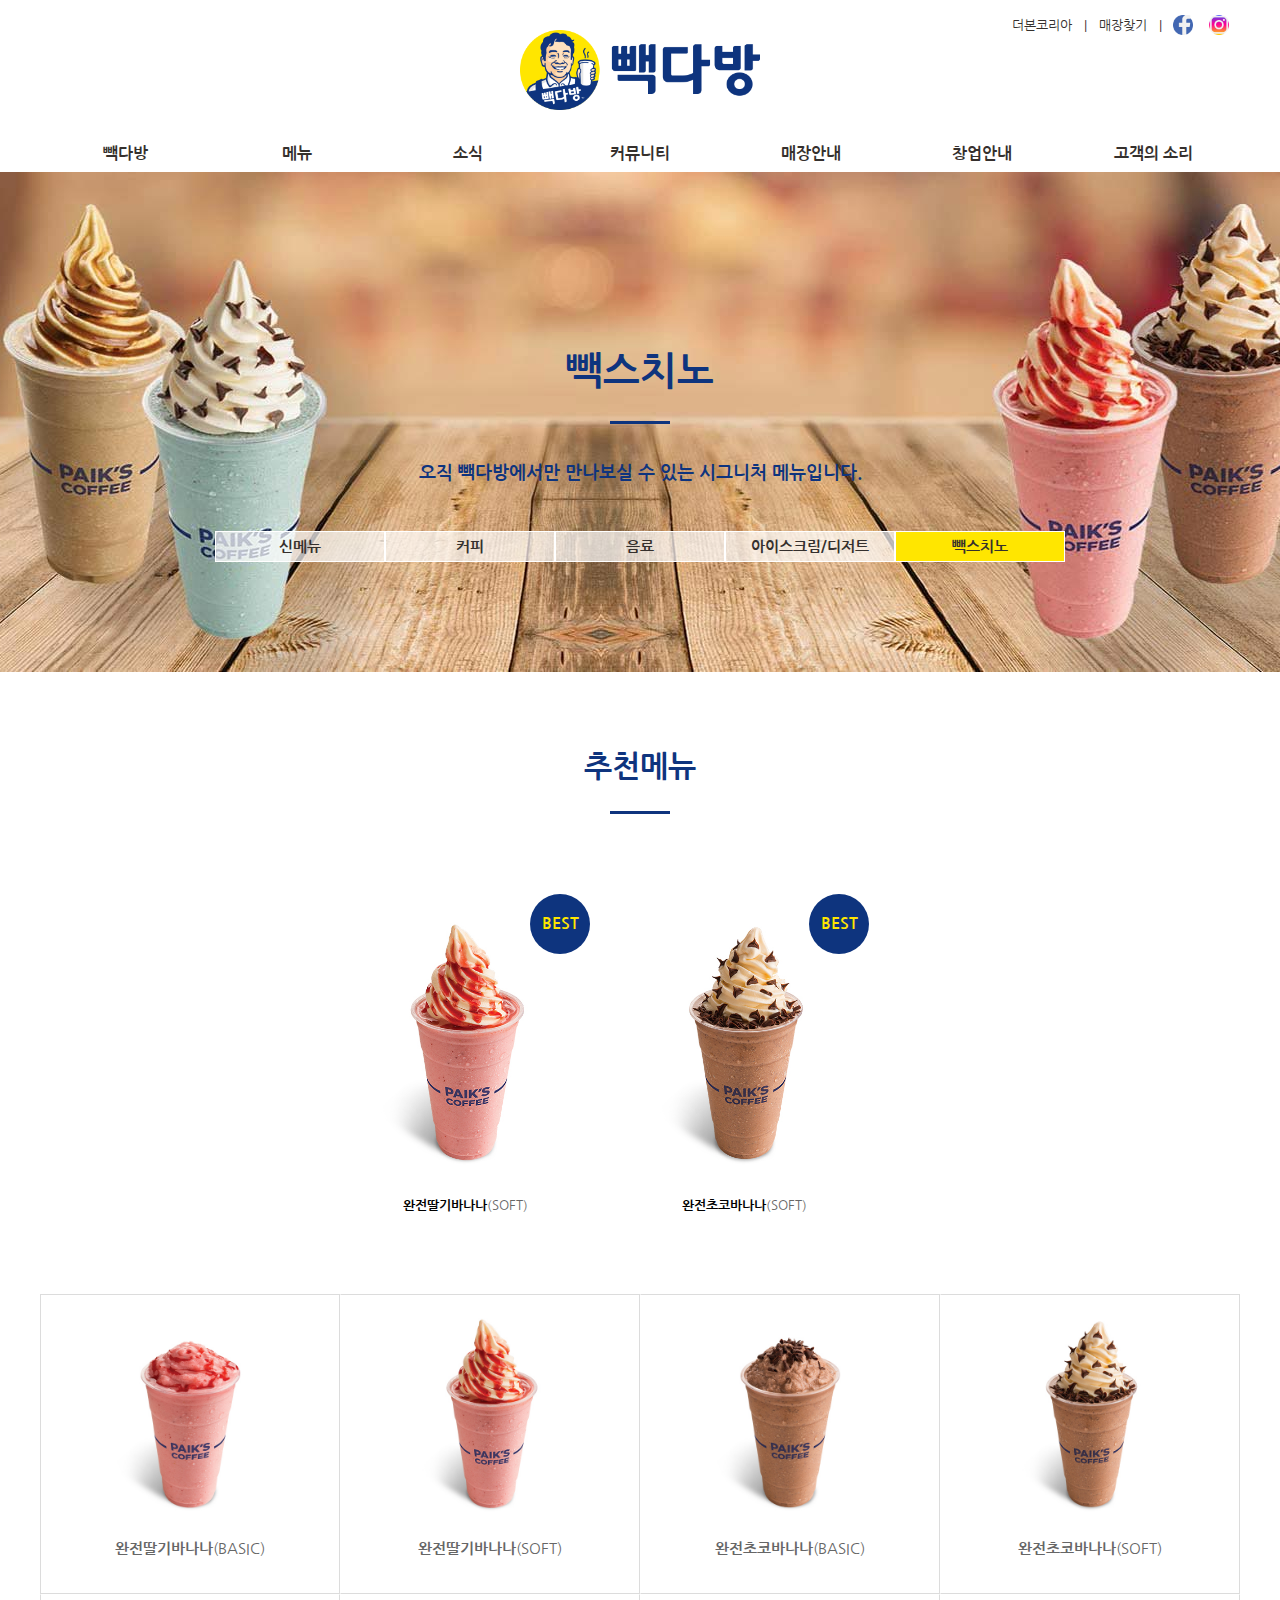
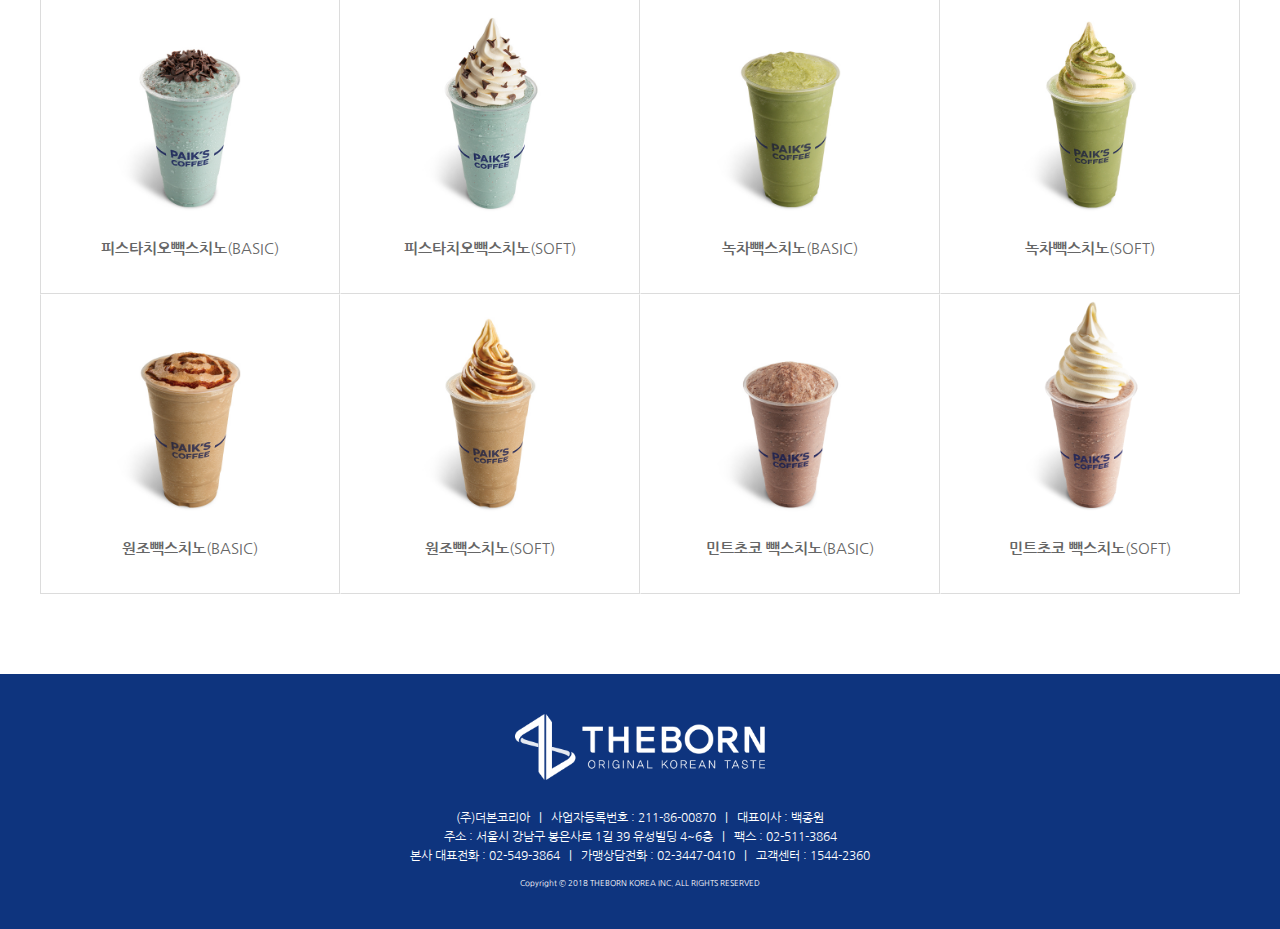
<file: page2-5.html>
<!DOCTYPE html>
<html lang="ko">
<head>
    <meta charset="UTF-8">
    <meta name="viewport" content="width=device-width, initial-scale=1.0">
    <meta http-equiv="X-UA-Compatible" content="ie=edge">
    <title>제품 소개 &lt;빽다방&gt;</title>
    <!-- 구글 폰트 -->
    <link href="https://fonts.googleapis.com/css?family=Nanum+Gothic&display=swap" rel="stylesheet">
    <!-- css -->
    <link rel="stylesheet" href="css/style-1.css">
    <!-- 제이쿼리 -->
    <script src="js/jquery-3.4.1.min.js"></script>
    <!-- 사용자 자바스크립트 -->
    <script src="js/main.js"></script>
    <!-- 슬라이더 -->
    <link rel="stylesheet" href="css/slider-1.css">
    <script src="js/slider-1.js"></script>
</head>
<body>
    <header id="main_header">
        <h1>
            <a href="./index.html">
                <img src="images/logo.png" alt="더카페">
            </a>
        </h1>
        <nav id="sub_menu">
            <ul>
                <li><a href="http://www.theborn.co.kr/">더본코리아 &nbsp; | &nbsp;</a></li>
                <li><a href="#">매장찾기&nbsp;&nbsp; | &nbsp;</a></li>
            </ul>
            <ul>
                <li><a href="https://www.facebook.com/ipaikscoffee"><img src="images/icon1.png" alt="아이콘1">&nbsp;&nbsp;&nbsp;</a></li>
                <li><a href="https://www.instagram.com/paikscoffee_official/"><img src="images/icon2.png" alt="아이콘2"></a></li>
            </ul>
        </nav>
        <nav id="main_gnb">
            <ul class="depth1">
                <li class="hover"><a href="page1-1.html">빽다방</a>
                    <ul class="depth2">
                        <li><a href="page1-1.html">CEO 인사말</a></li>
                        <li><a href="page1-1.html">빽다방 소개</a></li>
                        <li><a href="page1-1.html">커피 이야기</a></li>
                    </ul>
                </li>
                <li class="hover"><a href="page2-5.html">메뉴</a>
                    <ul class="depth2">
                        <li><a href="page2-5.html">신메뉴</a></li>
                        <li><a href="page2-5.html">커피</a></li>
                        <li><a href="page2-5.html">음료</a></li>
                        <li><a href="page2-5.html">아이스크림/디저트</a></li>
                        <li><a href="page2-5.html">빽스치노</a></li>
                    </ul>
                </li>
                <li class="hover"><a href="#">소식</a>
                    <ul class="depth2">
                        <li><a href="#">소식</a></li>
                        <li><a href="#">이벤트</a></li>
                        <li><a href="#">당첨자발표</a></li>
                        <li><a href="#">친절 우수매장</a></li>
                    </ul>
                </li>
                <li class="hover"><a href="#">커뮤니티</a>
                    <ul class="depth2">
                        <li><a href="#">커피 클래스</a></li>
                        <li><a href="#">서포터즈</a></li>
                    </ul>
                </li>
                <li class="hover"><a href="page5-1.html">매장안내</a>
                    <ul class="depth2">
                        <li><a href="page5-1.html">매장찾기</a></li>
                    </ul>
                </li>
                <li class="hover"><a href="#">창업안내</a>
                    <ul class="depth2">
                        <li><a href="#">가맹정보 및 절차</a></li>
                    </ul>
                </li>
                <li><a href="#">고객의 소리</a>
                    <ul class="depth2"></ul>
                </li>
            </ul> <!-- end depth1 -->
        </nav>
    </header>
    
    <section id="sub_title">
        <div class="txt">
            <h1>빽스치노</h1>
            <div class="line"></div>
            <p>오직 빽다방에서만 만나보실 수 있는 시그니처 메뉴입니다.</p>
        </div>
        <ul class="page_tab">
            <li><a href="#">신메뉴</a></li>
            <li><a href="#">커피</a></li>
            <li><a href="#">음료</a></li>
            <li><a href="#">아이스크림/디저트</a></li>
            <li><a href="#">빽스치노</a></li>
        </ul>
    </section>

    <section id="product">
        <h1>추천메뉴</h1>
        <div class="line"></div>
        <ul class="best_menu">
            <li class="slider1 show">
                <img src="images/best1.jpg" alt="베스트메뉴1">
                <span class="best">BEST</span>
                <p class="best_title"><span class="bold">완전딸기바나나</span>(SOFT)</p>
            </li>
            <li class="slider1">
                <img src="images/best2.jpg" alt="베스트메뉴2">
                <span class="best">BEST</span>
                <p class="best_title"><span class="bold">피스타치오빽스치노</span>(SOFT)</p>
            </li>
            <li class="slider2 show">
                <img src="images/best3.jpg" alt="베스트메뉴3">
                <span class="best">BEST</span>
                <p class="best_title"><span class="bold">완전초코바나나</span>(SOFT)</p>
            </li>
            <li class="slider2">
                <img src="images/best4.jpg" alt="베스트메뉴4">
                <span class="best">BEST</span>
                <p class="best_title"><span class="bold">원조백스치노</span>(SOFT)</p>
            </li>
        </ul>
            
        <ul class="product_menu">
            <li class="left_border top_border">
                <img src="images/product1.jpg" alt="제품1">
                <p><span>완전딸기바나나</span>(BASIC)</p>
                <div class="hover1">
                    <p>완전딸기바나나 <br> (BASIC) </p>
                    <p># 1회 제공량 기준 : 625ml</p>
                    <ul class="ingredient">
                        <li>
                            <span>카페인(mg) : </span> 0
                        </li>
                        <li>
                            <span>칼로리(kcal) : </span> 502
                        </li>
                        <li>
                            <span>나트륨(mg) : </span> 114
                        </li>
                        <li>
                            <span>당류(g) : </span> 53
                        </li>
                        <li>
                            <span>포화지방(g) : </span> 4
                        </li>
                        <li>
                            <span>단백질(g) : </span> 7
                        </li>
                    </ul>
                </div>
            </li>
            <li class="top_border">
                <img src="images/product2.jpg" alt="제품2">
                <p><span>완전딸기바나나</span>(SOFT)</p>
                <div class="hover1">
                    <p>완전딸기바나나 <br> (SOFT) </p>
                    <p># 1회 제공량 기준 : 625ml</p>
                    <ul class="ingredient">
                        <li>
                            <span>카페인(mg) : </span> 0
                        </li>
                        <li>
                            <span>칼로리(kcal) : </span> 709
                        </li>
                        <li>
                            <span>나트륨(mg) : </span> 158
                        </li>
                        <li>
                            <span>당류(g) : </span> 66
                        </li>
                        <li>
                            <span>포화지방(g) : </span> 15
                        </li>
                        <li>
                            <span>단백질(g) : </span> 9
                        </li>
                    </ul>
                </div>
            </li>
            <li class="top_border">
                <img src="images/product3.jpg" alt="제품3">
                <p><span>완전초코바나나</span>(BASIC)</p>
                <div class="hover1">
                    <p>완전초코바나나 <br> (BASIC) </p>
                    <p># 1회 제공량 기준 : 625ml</p>
                    <ul class="ingredient">
                        <li>
                            <span>카페인(mg) : </span> 0
                        </li>
                        <li>
                            <span>칼로리(kcal) : </span> 577
                        </li>
                        <li>
                            <span>나트륨(mg) : </span> 105
                        </li>
                        <li>
                            <span>당류(g) : </span> 34
                        </li>
                        <li>
                            <span>포화지방(g) : </span> 10
                        </li>
                        <li>
                            <span>단백질(g) : </span> 10
                        </li>
                    </ul>
                </div>
            </li>
            <li class="top_border">
                <img src="images/product4.jpg" alt="제품4">
                <p><span>완전초코바나나</span>(SOFT)</p>
                <div class="hover1">
                    <p>완전초코바나나 <br> (SOFT) </p>
                    <p># 1회 제공량 기준 : 625ml</p>
                    <ul class="ingredient">
                        <li>
                            <span>카페인(mg) : </span> 0
                        </li>
                        <li>
                            <span>칼로리(kcal) : </span> 784
                        </li>
                        <li>
                            <span>나트륨(mg) : </span> 148
                        </li>
                        <li>
                            <span>당류(g) : </span> 47
                        </li>
                        <li>
                            <span>포화지방(g) : </span> 21
                        </li>
                        <li>
                            <span>단백질(g) : </span> 12
                        </li>
                    </ul>
                </div>
            </li>
            <li class="left_border">
                <img src="images/product5.jpg" alt="제품5">
                <p><span>피스타치오빽스치노</span>(BASIC)</p>
                <div class="hover1">
                    <p>피스타치오빽스치노 <br> (BASIC) </p>
                    <p># 1회 제공량 기준 : 625ml</p>
                    <ul class="ingredient">
                        <li>
                            <span>카페인(mg) : </span> 10
                        </li>
                        <li>
                            <span>칼로리(kcal) : </span> 535
                        </li>
                        <li>
                            <span>나트륨(mg) : </span> 329
                        </li>
                        <li>
                            <span>당류(g) : </span> 12
                        </li>
                        <li>
                            <span>포화지방(g) : </span> 16
                        </li>
                        <li>
                            <span>단백질(g) : </span> 8
                        </li>
                    </ul>
                </div>
            </li>
            <li>
                <img src="images/product6.jpg" alt="제품6">
                <p><span>피스타치오빽스치노</span>(SOFT)</p>
                <div class="hover1">
                    <p>피스타치오빽스치노 <br> (SOFT) </p>
                    <p># 1회 제공량 기준 : 625ml</p>
                    <ul class="ingredient">
                        <li>
                            <span>카페인(mg) : </span> 10
                        </li>
                        <li>
                            <span>칼로리(kcal) : </span> 742
                        </li>
                        <li>
                            <span>나트륨(mg) : </span> 373
                        </li>
                        <li>
                            <span>당류(g) : </span> 24
                        </li>
                        <li>
                            <span>포화지방(g) : </span> 26
                        </li>
                        <li>
                            <span>단백질(g) : </span> 10
                        </li>
                    </ul>
                </div>
            </li>
            <li>
                <img src="images/product7.jpg" alt="제품7">
                <p><span>녹차빽스치노</span>(BASIC)</p>
                <div class="hover1">
                    <p>녹차빽스치노 <br> (BASIC) </p>
                    <p># 1회 제공량 기준 : 625ml</p>
                    <ul class="ingredient">
                        <li>
                            <span>카페인(mg) : </span> 160
                        </li>
                        <li>
                            <span>칼로리(kcal) : </span> 487
                        </li>
                        <li>
                            <span>나트륨(mg) : </span> 120
                        </li>
                        <li>
                            <span>당류(g) : </span> 32
                        </li>
                        <li>
                            <span>포화지방(g) : </span> 10
                        </li>
                        <li>
                            <span>단백질(g) : </span> 9
                        </li>
                    </ul>
                </div>
            </li>
            <li>
                <img src="images/product8.jpg" alt="제품8">
                <p><span>녹차빽스치노</span>(SOFT)</p>
                <div class="hover1">
                    <p>녹차빽스치노 <br> (SOFT)) </p>
                    <p># 1회 제공량 기준 : 625ml</p>
                    <ul class="ingredient">
                        <li>
                            <span>카페인(mg) : </span> 160
                        </li>
                        <li>
                            <span>칼로리(kcal) : </span> 694
                        </li>
                        <li>
                            <span>나트륨(mg) : </span> 163
                        </li>
                        <li>
                            <span>당류(g) : </span> 45
                        </li>
                        <li>
                            <span>포화지방(g) : </span> 20
                        </li>
                        <li>
                            <span>단백질(g) : </span> 12
                        </li>
                    </ul>
                </div>
            </li>
            <li class="left_border">
                <img src="images/product9.jpg" alt="제품9">
                <p><span>원조빽스치노</span>(BASIC)</p>
                <div class="hover1">
                    <p>원조빽스치노 <br> (BASIC) </p>
                    <p># 1회 제공량 기준 : 625ml</p>
                    <ul class="ingredient">
                        <li>
                            <span>카페인(mg) : </span> 327
                        </li>
                        <li>
                            <span>칼로리(kcal) : </span> 593
                        </li>
                        <li>
                            <span>나트륨(mg) : </span> 103
                        </li>
                        <li>
                            <span>당류(g) : </span> 72
                        </li>
                        <li>
                            <span>포화지방(g) : </span> 17
                        </li>
                        <li>
                            <span>단백질(g) : </span> 9
                        </li>
                    </ul>
                </div>
            </li>
            <li>
                <img src="images/product10.jpg" alt="제품10">
                <p><span>원조빽스치노</span>(SOFT)</p>
                <div class="hover1">
                    <p>원조빽스치노 <br> (SOFT)) </p>
                    <p># 1회 제공량 기준 : 625ml</p>
                    <ul class="ingredient">
                        <li>
                            <span>카페인(mg) : </span> 327
                        </li>
                        <li>
                            <span>칼로리(kcal) : </span> 800
                        </li>
                        <li>
                            <span>나트륨(mg) : </span> 147
                        </li>
                        <li>
                            <span>당류(g) : </span> 85
                        </li>
                        <li>
                            <span>포화지방(g) : </span> 27
                        </li>
                        <li>
                            <span>단백질(g) : </span> 12
                        </li>
                    </ul>
                </div>
            </li>
            <li>
                <img src="images/product11.jpg" alt="제품11">
                <p><span>민트초코 빽스치노</span>(BASIC)</p>
                <div class="hover1">
                    <p>민트초코 빽스치노 <br> (BASIC) </p>
                    <p># 1회 제공량 기준 : 625ml</p>
                    <ul class="ingredient">
                        <li>
                            <span>카페인(mg) : </span> 0
                        </li>
                        <li>
                            <span>칼로리(kcal) : </span> 602
                        </li>
                        <li>
                            <span>나트륨(mg) : </span> 244
                        </li>
                        <li>
                            <span>당류(g) : </span> 28
                        </li>
                        <li>
                            <span>포화지방(g) : </span> 14
                        </li>
                        <li>
                            <span>단백질(g) : </span> 12
                        </li>
                    </ul>
                </div>
            </li>
            <li>
                <img src="images/product12.jpg" alt="제품12">
                <p><span>민트초코 빽스치노</span>(SOFT)</p>
                <div class="hover1">
                    <p>민트초코 빽스치노 <br> (SOFT)) </p>
                    <p># 1회 제공량 기준 : 625ml</p>
                    <ul class="ingredient">
                        <li>
                            <span>카페인(mg) : </span> 0
                        </li>
                        <li>
                            <span>칼로리(kcal) : </span> 809
                        </li>
                        <li>
                            <span>나트륨(mg) : </span> 287
                        </li>
                        <li>
                            <span>당류(g) : </span> 40
                        </li>
                        <li>
                            <span>포화지방(g) : </span> 24
                        </li>
                        <li>
                            <span>단백질(g) : </span> 15
                        </li>
                    </ul>
                </div>
            </li>
        </ul>
    </section>

    <footer id="main_footer">
        <h1><a href="./index.html"><img src="images/flogo.png" alt="더본코리아"></a></h1>
        <p>(주)더본코리아 &nbsp; | &nbsp; 사업자등록번호 : 211-86-00870 &nbsp; | &nbsp; 대표이사 : 백종원</p>
        <address>주소 : 서울시 강남구 봉은사로 1길 39 유성빌딩 4~6층 &nbsp; | &nbsp; 팩스 : 02-511-3864</address>
        <P>본사 대표전화 : 02-549-3864 &nbsp; | &nbsp; 가맹상담전화 : 02-3447-0410 &nbsp; | &nbsp; 고객센터 : 1544-2360 </P>
        <p class="copyright">Copyright &copy; 2018 THEBORN KOREA INC. ALL RIGHTS RESERVED</p>
    </footer>
</body>
</html>
</file>
<file: css/style-1.css>
/* style.css */
* { margin: 0; padding: 0;
    box-sizing: border-box;
}
ul, li { list-style-type: none; }
a {
    text-decoration: none;
    color: #35302d;
}
.line {
    display: block;
    border-bottom: 3px solid #0e347e;
    width: 60px; height: 3px;
    margin: 0 auto;
    margin-bottom: 40px;
}
body {
    font-family: 'Nanum Gothic', sans-serif;
    font-size: 13px;
    color: #666;
}

/* 헤더 영역 */
#main_header {
    position: relative;
    /* background: #ccc; */
    width: 1200px;
    margin: 0 auto;
    text-align: center;
}
#main_header > h1 {
    padding: 20px 0;
    padding-top: 30px;
}

/* 서브 메뉴 */
#sub_menu {
    position: relative;
}
#sub_menu > ul > li {
    display: inline;
}
#sub_menu > ul:nth-child(1) {
    position: absolute;
    bottom: 100px; right: 70px; 
    /* outline: 1px solid green; */
}
#sub_menu > ul:nth-child(2) {
    width: 100px;
    position: absolute;
    bottom: 95px; right: -11px;
    /* outline: 1px solid red; */
}
#sub_menu > ul > li > a > img {
    width: 20%;
}

/* 로고 사이즈 축소 */
#main_header > h1 > a > img {
    width: 20%;
}
/* 메인 메뉴 */
#main_gnb {
    position: relative;
    /* outline: 2px solid red; */
    /* border-top: 1px solid rgba(0,0,0,0.2); */
    padding-top: 5px;
}
/* 1단계 메뉴 */
#main_gnb > .depth1 > li {
    position: relative;
    float: left;
    width: 14.28%;
    /* outline: 1px solid red; */
    line-height: 30px;
    z-index: 99;
    background: #fff;
}
#main_gnb > .depth1 > li > a {
    display: block;
    font-size: 1.2em;
    font-weight: bold;
    border-bottom: 3px solid rgba(0,0,0,0);
}

/* 호버시 메뉴 언더라인 효과 */
#main_gnb > .depth1 > li > a:hover {
    border-bottom: 3px solid #0e347e;
}

/* 2단계 메뉴 */
#main_gnb .depth2.show {
    background: rgba(255,231,11,0.9);
    height: 140px;
    padding: 1em;
    padding-bottom: 95%;
    overflow: hidden;
}
#main_gnb .depth2{
    position: absolute;
    width: 100%;
    left: 0;
    height: 0;
    overflow: hidden;
    transition-duration: 0.4s;
}
#main_gnb .depth2 a {
    /* outline: 1px solid red; */
    display: block;
    font-weight: bold;
}
#main_gnb .depth2 a:hover {
    color: #bf2428;
}

/* 배너_메뉴 */

#sub_title {
    clear: both;
    min-height: 500px;
    background-image: url("../images/sub_banner.jpg");
    background-size: cover;
    background-position: center;
    position: relative;
    min-width: 1200px;
    max-width: 100%;
    text-align: center;
}
#sub_title > .txt {
    width: 100%;
    position: absolute;
    top: 180px;
    color: #0e347e;
}
#sub_title > .txt > h1 {
    font-size: 3em;
    margin-bottom: 30px;
}
#sub_title > .txt > p {
    font-size: 1.10rem;
    font-weight: bold;
}
#sub_title .page_tab {
    width: 100%;
    position: absolute;
    bottom: 110px;
    font-size: 0;
    padding: 0 10px;
}
#sub_title .page_tab li {
    width: 170px;
    display: inline-block;
    color: #35302d;
    font-size: 15px;
    font-weight: bold;
    border: 1px solid #fff;
    padding: 7px 18px;
    background-color: rgba(255,255,255,0.7);
}
#sub_title .page_tab li:last-child {
    background-color: #ffe600;
}

/* 제품 소개 */
#product {
    width: 1200px;
    text-align: center;
    position: relative;
    margin: 0 auto;
    overflow: hidden;
    /* outline: 1px solid red; */
}
/* 추천 메뉴 */
#product > h1 {
    color: #0e347e;
    font-size: 2.3em;
    margin-top: 80px;
    margin-bottom: 30px;
}
#product > .best_menu {
    /* text-align: center; */
    position: relative;
    width: 1200px;
}
#product > .best_menu > li {
    margin-top: 40px;
    position: relative;
    display: inline-block;
    width: 250px;
    margin-right: 90px;
    text-align: center;
    /* outline: 1px solid red; */
}
#product > .best_menu > li:nth-child(-n+2){
    position: absolute;
    left: 300px;
}
#product > .best_menu > li:nth-child(3) {
    position: absolute;
    left: 579px;
}
#product > .best_menu > li:last-child {
    margin-left: 300px;
}
#product > .best_menu > li > img {
    width: 250px
}

#product .best_menu .best {
    position: absolute;
    border-radius: 100%;
    width: 60px;
    height: 60px;
    color: #ffe600;
    background-color: #0e347e;
    top: 0; right: 0;
    line-height: 60px;
    font-weight: bold;
    font-size: 16px;
}
#product .best_menu .bold {
    font-weight: bold;
    color: #000;
}

/* 제품 목록 */
#product .product_menu {
    margin-top: 80px;
    width: 1200px;
}
#product .product_menu > li {
    float: left;
    width: 300px;
    height: 300px;
    border: 1px solid #dcdcdc;
    border-left: 1px solid transparent;
    border-top: 1px solid transparent;
    cursor: pointer;
    position: relative;
}
#product .product_menu > li:hover {
    border: 1px solid #0e347e;
}
#product .product_menu > li:hover > img {
    width: 240px;
    transition-duration: 1s;
}
#product .product_menu > li:hover > p {
    display: none;
}
#product .product_menu > li:hover > .hover1 {
    opacity: 1;
    transition-duration: 1s;
}
#product .hover1 {
    margin-top: 13px;
    padding: 35px;
    border-radius: 50%;
    background-color: rgba(255,231,11,0.7);
    width: 100%;
    position: absolute;
    top: 0;
    opacity: 0;
    /* outline: 1px solid red; */
}
#product .hover1 .ingredient {
    color: #000;
    text-align: center;
}
#product .hover1 p:nth-child(1) {
    color: #000;
    font-weight: bold;
    font-size: 24px;
}
#product .hover1 p:nth-child(2) {
    color: #0e347e;
    font-weight: bold;
    font-size: 14px;
}
#product .hover1 .ingredient span {
    font-weight: bold;
}
#product .product_menu img {
    width: 200px;
    /* outline: 1px solid red; */
}
#product .product_menu .top_border {
    border-top: 1px solid #dcdcdc;
}
#product .product_menu .left_border {
    border-left: 1px solid #dcdcdc;
}
#product .product_menu p {
    font-size: 15px;
    /* outline: 1px solid red; */
    margin-bottom: 20px;
}
#product .product_menu p > span {
    font-weight: bold;
}

/* 푸터 */
#main_footer {
    margin-top: 80px;
    text-align: center;
    /* min-width: 1200px;
    max-width: 2560px; */
    min-width: 1200px;
    max-width: 100%;
    background: #0e347e;
    padding: 40px 0;
    color: #fff;
}
#main_footer > h1 {
    margin-bottom: 25px;
}
#main_footer  img {
    width: 250px;
}
#main_footer > p, #main_footer > address {
    font-style: normal;
    font-weight: 200;
    font-size: 12px;
    line-height: 1.6em;
}
#main_footer .copyright {
    margin-top: 10px;
    font-size: 8px;
}
</file>
<file: css/slider-1.css>
/* 추천 메뉴 슬라이더 */

.slider1 , .slider2 {
    opacity: 0;
    z-index: -1;
    transition-duration: 2s;
}
.slider1.show, .slider2.show {
    opacity: 1;
}
</file>
